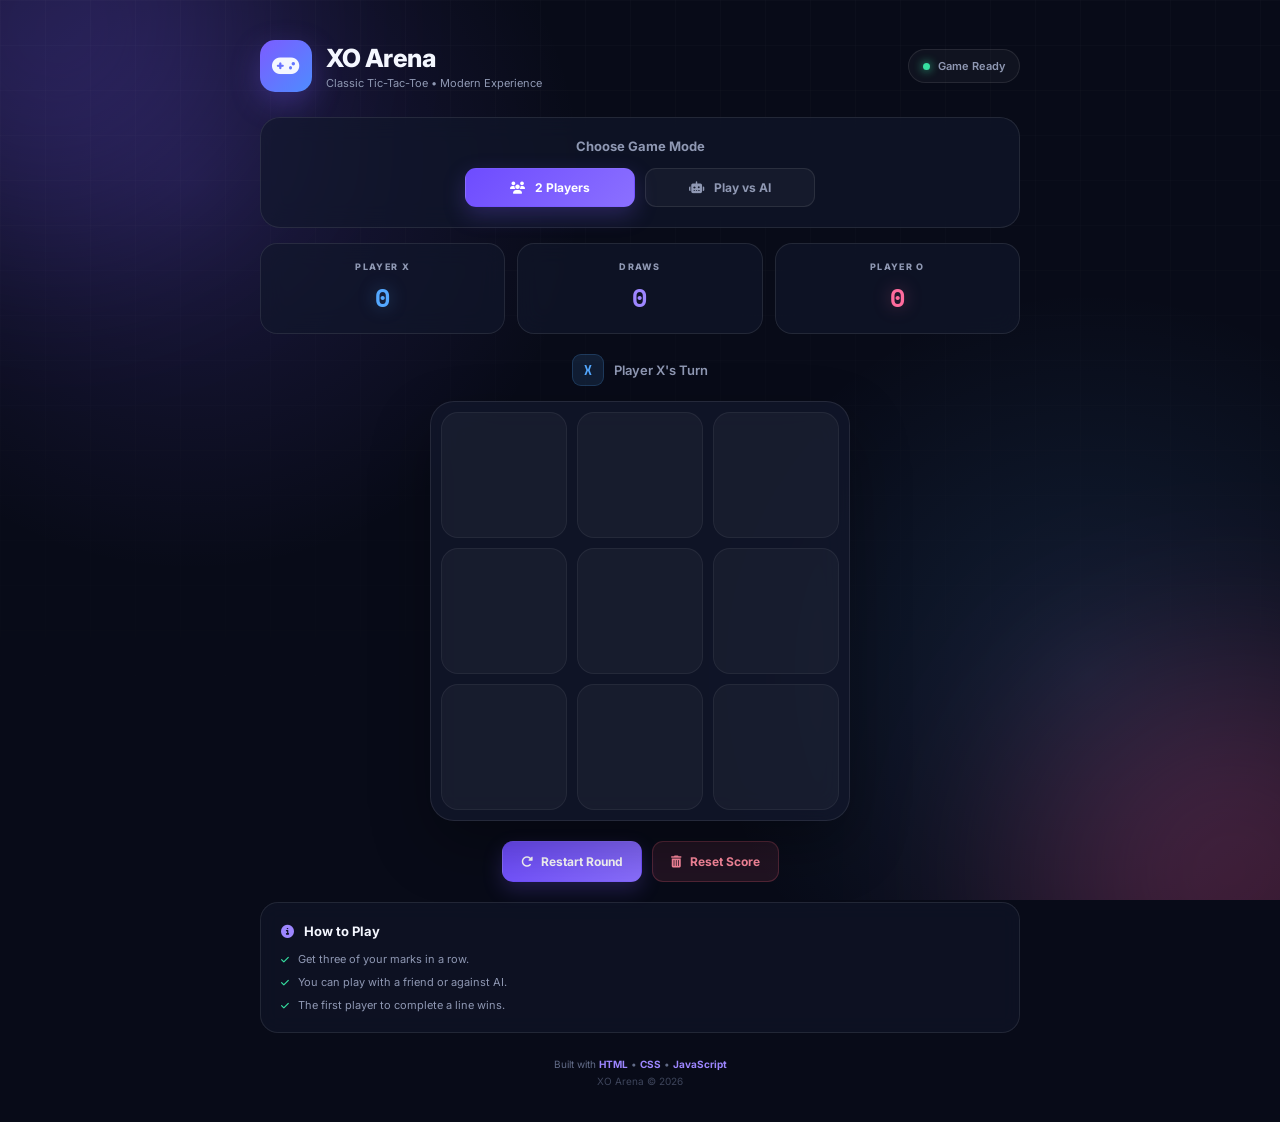
<file: index.html>
<!DOCTYPE html>
<html lang="en">

<head>
    <meta charset="UTF-8">
    <meta name="viewport" content="width=device-width, initial-scale=1.0">

    <title>Tic-Tac-Toe | Prodigy Infotech</title>

    <!-- Google Fonts -->
    <link rel="preconnect" href="https://fonts.googleapis.com">
    <link rel="preconnect" href="https://fonts.gstatic.com" crossorigin>

    <link href="https://fonts.googleapis.com/css2?family=Inter:wght@400;500;600;700;800&family=Space+Mono:wght@400;700&display=swap"
        rel="stylesheet">

    <!-- Font Awesome -->
    <link rel="stylesheet"
        href="https://cdnjs.cloudflare.com/ajax/libs/font-awesome/6.5.2/css/all.min.css">

    <!-- CSS -->
    <link rel="stylesheet" href="style.css">
</head>

<body>

    <!-- Background -->
    <div class="background">
        <div class="glow glow-one"></div>
        <div class="glow glow-two"></div>
        <div class="grid"></div>
    </div>


    <!-- Main Application -->
    <main class="game-container">

        <!-- Header -->
        <header class="game-header">

            <div class="brand">

                <div class="brand-icon">
                    <i class="fa-solid fa-gamepad"></i>
                </div>

                <div>
                    <h1>XO Arena</h1>
                    <p>Classic Tic-Tac-Toe • Modern Experience</p>
                </div>

            </div>

            <div class="game-status">
                <span class="status-dot"></span>
                <span id="statusText">Game Ready</span>
            </div>

        </header>


        <!-- Mode Selection -->
        <section class="mode-section">

            <h2>Choose Game Mode</h2>

            <div class="mode-buttons">

                <button id="playerModeBtn" class="mode-btn active">
                    <i class="fa-solid fa-users"></i>
                    <span>2 Players</span>
                </button>

                <button id="aiModeBtn" class="mode-btn">
                    <i class="fa-solid fa-robot"></i>
                    <span>Play vs AI</span>
                </button>

            </div>

        </section>


        <!-- Scoreboard -->
        <section class="scoreboard">

            <div class="score-card player-x">

                <span class="score-label">PLAYER X</span>

                <strong id="scoreX">0</strong>

            </div>


            <div class="score-card draws">

                <span class="score-label">DRAWS</span>

                <strong id="scoreDraw">0</strong>

            </div>


            <div class="score-card player-o">

                <span class="score-label">PLAYER O</span>

                <strong id="scoreO">0</strong>

            </div>

        </section>


        <!-- Turn Indicator -->
        <div class="turn-indicator">

            <span id="turnIcon">X</span>

            <span id="turnText">Player X's Turn</span>

        </div>


        <!-- Game Board -->
        <section class="board" id="board">

            <button class="cell" data-index="0"></button>
            <button class="cell" data-index="1"></button>
            <button class="cell" data-index="2"></button>

            <button class="cell" data-index="3"></button>
            <button class="cell" data-index="4"></button>
            <button class="cell" data-index="5"></button>

            <button class="cell" data-index="6"></button>
            <button class="cell" data-index="7"></button>
            <button class="cell" data-index="8"></button>

        </section>


        <!-- Result Message -->
        <div id="resultMessage" class="result-message">

            <div class="result-icon">
                <i class="fa-solid fa-trophy"></i>
            </div>

            <h2 id="resultTitle">You Win!</h2>

            <p id="resultText">
                Congratulations!
            </p>

        </div>


        <!-- Controls -->
        <div class="game-controls">

            <button id="restartBtn" class="control-btn restart-btn">

                <i class="fa-solid fa-rotate-right"></i>

                <span>Restart Round</span>

            </button>


            <button id="resetScoreBtn" class="control-btn reset-btn">

                <i class="fa-solid fa-trash-can"></i>

                <span>Reset Score</span>

            </button>

        </div>


        <!-- Game Rules -->
        <section class="rules-card">

            <h3>
                <i class="fa-solid fa-circle-info"></i>
                How to Play
            </h3>

            <ul>

                <li>
                    <i class="fa-solid fa-check"></i>
                    Get three of your marks in a row.
                </li>

                <li>
                    <i class="fa-solid fa-check"></i>
                    You can play with a friend or against AI.
                </li>

                <li>
                    <i class="fa-solid fa-check"></i>
                    The first player to complete a line wins.
                </li>

            </ul>

        </section>


        <!-- Footer -->
        <footer>

            <p>
                Built with
                <span>HTML</span>
                •
                <span>CSS</span>
                •
                <span>JavaScript</span>
            </p>

            <p class="footer-note">
                XO Arena © 2026
            </p>

        </footer>

    </main>


    <!-- JavaScript -->
    <script src="script.js"></script>

</body>

</html>
</file>
<file: style.css>
/* ============================================
   XO ARENA — TIC-TAC-TOE
   ============================================ */


/* --------------------------------------------
   RESET & VARIABLES
   -------------------------------------------- */

* {
    margin: 0;
    padding: 0;
    box-sizing: border-box;
}

:root {
    --bg-dark: #080b18;
    --card-bg: rgba(18, 23, 43, 0.78);
    --border: rgba(255, 255, 255, 0.09);

    --text-main: #f4f7ff;
    --text-muted: #8f98b3;

    --accent: #7c5cff;
    --accent-light: #9d86ff;

    --x-color: #54a8ff;
    --o-color: #ff6b9d;

    --success: #36e0a0;
    --danger: #ff647c;
}


/* --------------------------------------------
   BODY
   -------------------------------------------- */

html {
    scroll-behavior: smooth;
}

body {
    font-family: "Inter", sans-serif;

    min-height: 100vh;

    background: var(--bg-dark);

    color: var(--text-main);

    overflow-x: hidden;
}


/* --------------------------------------------
   ANIMATED BACKGROUND
   -------------------------------------------- */

.background {
    position: fixed;

    inset: 0;

    overflow: hidden;

    z-index: -1;

    background:
        radial-gradient(
            circle at 15% 20%,
            rgba(124, 92, 255, 0.16),
            transparent 30%
        ),

        radial-gradient(
            circle at 85% 75%,
            rgba(84, 168, 255, 0.12),
            transparent 30%
        ),

        var(--bg-dark);
}


.glow {
    position: absolute;

    width: 420px;
    height: 420px;

    border-radius: 50%;

    filter: blur(100px);

    opacity: 0.22;

    animation: floatGlow 8s ease-in-out infinite alternate;
}


.glow-one {
    background: #7c5cff;

    top: -180px;
    left: -150px;
}


.glow-two {
    background: #ff4f91;

    right: -160px;
    bottom: -180px;

    animation-delay: 2s;
}


@keyframes floatGlow {

    from {
        transform: translate(0, 0);
    }

    to {
        transform: translate(50px, 30px);
    }

}


.grid {
    position: absolute;

    inset: 0;

    opacity: 0.06;

    background-image:
        linear-gradient(
            rgba(255, 255, 255, 0.3) 1px,
            transparent 1px
        ),

        linear-gradient(
            90deg,
            rgba(255, 255, 255, 0.3) 1px,
            transparent 1px
        );

    background-size: 45px 45px;

    mask-image:
        linear-gradient(
            to bottom,
            black,
            transparent 90%
        );
}


/* --------------------------------------------
   MAIN CONTAINER
   -------------------------------------------- */

.game-container {
    width: min(
        760px,
        calc(100% - 40px)
    );

    margin: 0 auto;

    padding: 40px 0 30px;
}


/* --------------------------------------------
   HEADER
   -------------------------------------------- */

.game-header {
    display: flex;

    align-items: center;

    justify-content: space-between;

    margin-bottom: 25px;
}


.brand {
    display: flex;

    align-items: center;

    gap: 14px;
}


.brand-icon {
    width: 52px;
    height: 52px;

    display: flex;

    align-items: center;
    justify-content: center;

    border-radius: 15px;

    background:
        linear-gradient(
            135deg,
            var(--accent),
            #4e8cff
        );

    box-shadow:
        0 10px 30px
        rgba(124, 92, 255, 0.3);

    font-size: 22px;
}


.brand h1 {
    font-size: 25px;

    font-weight: 800;

    letter-spacing: -0.5px;
}


.brand p {
    color: var(--text-muted);

    font-size: 11px;

    margin-top: 3px;
}


.game-status {
    display: flex;

    align-items: center;

    gap: 8px;

    padding: 9px 14px;

    border: 1px solid var(--border);

    border-radius: 50px;

    background:
        rgba(255, 255, 255, 0.035);

    color: var(--text-muted);

    font-size: 11px;

    font-weight: 600;
}


.status-dot {
    width: 7px;
    height: 7px;

    border-radius: 50%;

    background: var(--success);

    box-shadow:
        0 0 10px var(--success);
}


/* --------------------------------------------
   MODE SECTION
   -------------------------------------------- */

.mode-section {
    padding: 20px;

    border: 1px solid var(--border);

    border-radius: 20px;

    background:
        rgba(18, 23, 43, 0.65);

    backdrop-filter: blur(12px);

    text-align: center;

    margin-bottom: 15px;
}


.mode-section h2 {
    font-size: 13px;

    color: var(--text-muted);

    margin-bottom: 14px;
}


.mode-buttons {
    display: flex;

    justify-content: center;

    gap: 10px;
}


.mode-btn {
    min-width: 170px;

    padding: 11px 18px;

    border-radius: 11px;

    border: 1px solid var(--border);

    background:
        rgba(255, 255, 255, 0.035);

    color: var(--text-muted);

    font-family: inherit;

    font-size: 12px;

    font-weight: 700;

    cursor: pointer;

    transition:
        0.25s ease;
}


.mode-btn i {
    margin-right: 7px;
}


.mode-btn:hover {
    transform: translateY(-2px);

    color: white;

    border-color:
        rgba(124, 92, 255, 0.4);
}


.mode-btn.active {
    color: white;

    background:
        linear-gradient(
            135deg,
            #6e4cff,
            #8b70ff
        );

    border-color: transparent;

    box-shadow:
        0 8px 22px
        rgba(124, 92, 255, 0.25);
}


/* --------------------------------------------
   SCOREBOARD
   -------------------------------------------- */

.scoreboard {
    display: grid;

    grid-template-columns:
        repeat(3, 1fr);

    gap: 12px;

    margin-bottom: 15px;
}


.score-card {
    padding: 17px;

    border: 1px solid var(--border);

    border-radius: 17px;

    background:
        rgba(18, 23, 43, 0.65);

    backdrop-filter: blur(12px);

    text-align: center;

    transition:
        transform 0.25s ease;
}


.score-card:hover {
    transform: translateY(-3px);
}


.score-label {
    display: block;

    color: var(--text-muted);

    font-size: 9px;

    font-weight: 800;

    letter-spacing: 1.3px;

    margin-bottom: 7px;
}


.score-card strong {
    font-family: "Space Mono", monospace;

    font-size: 25px;
}


.player-x strong {
    color: var(--x-color);

    text-shadow:
        0 0 18px
        rgba(84, 168, 255, 0.35);
}


.player-o strong {
    color: var(--o-color);

    text-shadow:
        0 0 18px
        rgba(255, 107, 157, 0.35);
}


.draws strong {
    color: var(--accent-light);
}


/* --------------------------------------------
   TURN INDICATOR
   -------------------------------------------- */

.turn-indicator {
    display: flex;

    justify-content: center;

    align-items: center;

    gap: 10px;

    margin: 20px 0 15px;

    color: var(--text-muted);

    font-size: 13px;

    font-weight: 600;
}


#turnIcon {
    width: 32px;
    height: 32px;

    display: flex;

    align-items: center;
    justify-content: center;

    border-radius: 9px;

    background:
        rgba(84, 168, 255, 0.12);

    color: var(--x-color);

    font-family: "Space Mono", monospace;

    font-weight: 700;

    border: 1px solid
        rgba(84, 168, 255, 0.2);
}


/* --------------------------------------------
   GAME BOARD
   -------------------------------------------- */

.board {
    width: min(
        420px,
        90vw
    );

    aspect-ratio: 1 / 1;

    margin: 0 auto;

    display: grid;

    grid-template-columns:
        repeat(3, 1fr);

    gap: 10px;

    padding: 10px;

    border: 1px solid var(--border);

    border-radius: 24px;

    background:
        rgba(18, 23, 43, 0.8);

    backdrop-filter: blur(15px);

    box-shadow:
        0 25px 60px
        rgba(0, 0, 0, 0.3);
}


.cell {
    position: relative;

    border: 1px solid
        rgba(255, 255, 255, 0.06);

    border-radius: 17px;

    background:
        rgba(255, 255, 255, 0.035);

    color: white;

    font-family:
        "Space Mono",
        monospace;

    font-size: clamp(
        45px,
        10vw,
        72px
    );

    font-weight: 700;

    cursor: pointer;

    transition:
        transform 0.2s ease,
        background 0.2s ease,
        border 0.2s ease,
        box-shadow 0.2s ease;
}


.cell:hover {
    transform: scale(0.97);

    background:
        rgba(124, 92, 255, 0.08);

    border-color:
        rgba(124, 92, 255, 0.3);

    box-shadow:
        inset 0 0 20px
        rgba(124, 92, 255, 0.05);
}


.cell.x {
    color: var(--x-color);

    text-shadow:
        0 0 25px
        rgba(84, 168, 255, 0.45);

    animation:
        markAppear 0.25s ease;
}


.cell.o {
    color: var(--o-color);

    text-shadow:
        0 0 25px
        rgba(255, 107, 157, 0.45);

    animation:
        markAppear 0.25s ease;
}


@keyframes markAppear {

    from {
        opacity: 0;

        transform: scale(0.5);
    }

    to {
        opacity: 1;

        transform: scale(1);
    }

}


/* Winning cells */

.cell.winner {
    background:
        rgba(54, 224, 160, 0.12);

    border-color:
        rgba(54, 224, 160, 0.5);

    box-shadow:
        0 0 25px
        rgba(54, 224, 160, 0.2);

    animation:
        winnerPulse 0.8s
        ease-in-out
        infinite alternate;
}


@keyframes winnerPulse {

    from {
        transform: scale(1);
    }

    to {
        transform: scale(0.96);
    }

}


/* --------------------------------------------
   RESULT MESSAGE
   -------------------------------------------- */

.result-message {
    display: none;

    text-align: center;

    margin: 18px auto;

    padding: 18px;

    border: 1px solid
        rgba(54, 224, 160, 0.2);

    border-radius: 18px;

    background:
        rgba(54, 224, 160, 0.06);

    animation:
        resultAppear 0.4s ease;
}


.result-message.show {
    display: block;
}


@keyframes resultAppear {

    from {
        opacity: 0;

        transform: translateY(10px);
    }

    to {
        opacity: 1;

        transform: translateY(0);
    }

}


.result-icon {
    width: 42px;
    height: 42px;

    display: flex;

    align-items: center;
    justify-content: center;

    margin: 0 auto 8px;

    border-radius: 50%;

    background:
        rgba(54, 224, 160, 0.12);

    color: var(--success);
}


.result-message h2 {
    font-size: 17px;

    margin-bottom: 4px;
}


.result-message p {
    color: var(--text-muted);

    font-size: 11px;
}


/* --------------------------------------------
   GAME CONTROLS
   -------------------------------------------- */

.game-controls {
    display: flex;

    justify-content: center;

    flex-wrap: wrap;

    gap: 10px;

    margin: 20px 0;
}


.control-btn {
    display: flex;

    align-items: center;

    justify-content: center;

    gap: 8px;

    padding: 12px 18px;

    border-radius: 11px;

    font-family: inherit;

    font-size: 12px;

    font-weight: 700;

    cursor: pointer;

    transition:
        0.25s ease;
}


.control-btn:hover {
    transform: translateY(-2px);
}


.restart-btn {
    border: 1px solid transparent;

    background:
        linear-gradient(
            135deg,
            #6e4cff,
            #8b70ff
        );

    color: white;

    box-shadow:
        0 8px 20px
        rgba(124, 92, 255, 0.22);
}


.reset-btn {
    border: 1px solid
        rgba(255, 100, 124, 0.22);

    background:
        rgba(255, 100, 124, 0.1);

    color: #ff8ba0;
}


.reset-btn:hover {
    background:
        rgba(255, 100, 124, 0.18);
}


/* --------------------------------------------
   RULES
   -------------------------------------------- */

.rules-card {
    padding: 20px;

    border: 1px solid var(--border);

    border-radius: 18px;

    background:
        rgba(18, 23, 43, 0.6);

    backdrop-filter: blur(10px);
}


.rules-card h3 {
    font-size: 13px;

    margin-bottom: 13px;
}


.rules-card h3 i {
    color: var(--accent-light);

    margin-right: 7px;
}


.rules-card ul {
    list-style: none;

    display: grid;

    gap: 9px;
}


.rules-card li {
    display: flex;

    align-items: center;

    gap: 9px;

    color: var(--text-muted);

    font-size: 11px;
}


.rules-card li i {
    color: var(--success);

    font-size: 9px;
}


/* --------------------------------------------
   FOOTER
   -------------------------------------------- */

footer {
    text-align: center;

    padding: 25px 0 5px;

    color: #626c88;

    font-size: 10px;
}


footer span {
    color: var(--accent-light);

    font-weight: 700;
}


.footer-note {
    margin-top: 5px;

    opacity: 0.6;
}


/* --------------------------------------------
   RESPONSIVE DESIGN
   -------------------------------------------- */

@media (max-width: 600px) {

    .game-container {
        width: min(
            100% - 25px,
            500px
        );

        padding-top: 25px;
    }


    .game-status {
        display: none;
    }


    .brand h1 {
        font-size: 21px;
    }


    .brand p {
        font-size: 10px;
    }


    .mode-buttons {
        flex-direction: column;
    }


    .mode-btn {
        width: 100%;
    }


    .scoreboard {
        gap: 8px;
    }


    .score-card {
        padding: 14px 8px;
    }


    .score-card strong {
        font-size: 21px;
    }


    .board {
        gap: 7px;

        padding: 7px;

        border-radius: 20px;
    }


    .cell {
        border-radius: 13px;
    }

}


@media (max-width: 400px) {

    .game-container {
        width: calc(100% - 18px);
    }


    .brand-icon {
        width: 45px;
        height: 45px;

        font-size: 19px;
    }


    .brand h1 {
        font-size: 19px;
    }


    .turn-indicator {
        margin-top: 15px;
    }


    .game-controls {
        flex-direction: column;
    }


    .control-btn {
        width: 100%;
    }

}
</file>
<file: Tic-Tac-Toe Web Application/style.css>
/* ============================================
   XO ARENA — TIC-TAC-TOE
   ============================================ */


/* --------------------------------------------
   RESET & VARIABLES
   -------------------------------------------- */

* {
    margin: 0;
    padding: 0;
    box-sizing: border-box;
}

:root {
    --bg-dark: #080b18;
    --card-bg: rgba(18, 23, 43, 0.78);
    --border: rgba(255, 255, 255, 0.09);

    --text-main: #f4f7ff;
    --text-muted: #8f98b3;

    --accent: #7c5cff;
    --accent-light: #9d86ff;

    --x-color: #54a8ff;
    --o-color: #ff6b9d;

    --success: #36e0a0;
    --danger: #ff647c;
}


/* --------------------------------------------
   BODY
   -------------------------------------------- */

html {
    scroll-behavior: smooth;
}

body {
    font-family: "Inter", sans-serif;

    min-height: 100vh;

    background: var(--bg-dark);

    color: var(--text-main);

    overflow-x: hidden;
}


/* --------------------------------------------
   ANIMATED BACKGROUND
   -------------------------------------------- */

.background {
    position: fixed;

    inset: 0;

    overflow: hidden;

    z-index: -1;

    background:
        radial-gradient(
            circle at 15% 20%,
            rgba(124, 92, 255, 0.16),
            transparent 30%
        ),

        radial-gradient(
            circle at 85% 75%,
            rgba(84, 168, 255, 0.12),
            transparent 30%
        ),

        var(--bg-dark);
}


.glow {
    position: absolute;

    width: 420px;
    height: 420px;

    border-radius: 50%;

    filter: blur(100px);

    opacity: 0.22;

    animation: floatGlow 8s ease-in-out infinite alternate;
}


.glow-one {
    background: #7c5cff;

    top: -180px;
    left: -150px;
}


.glow-two {
    background: #ff4f91;

    right: -160px;
    bottom: -180px;

    animation-delay: 2s;
}


@keyframes floatGlow {

    from {
        transform: translate(0, 0);
    }

    to {
        transform: translate(50px, 30px);
    }

}


.grid {
    position: absolute;

    inset: 0;

    opacity: 0.06;

    background-image:
        linear-gradient(
            rgba(255, 255, 255, 0.3) 1px,
            transparent 1px
        ),

        linear-gradient(
            90deg,
            rgba(255, 255, 255, 0.3) 1px,
            transparent 1px
        );

    background-size: 45px 45px;

    mask-image:
        linear-gradient(
            to bottom,
            black,
            transparent 90%
        );
}


/* --------------------------------------------
   MAIN CONTAINER
   -------------------------------------------- */

.game-container {
    width: min(
        760px,
        calc(100% - 40px)
    );

    margin: 0 auto;

    padding: 40px 0 30px;
}


/* --------------------------------------------
   HEADER
   -------------------------------------------- */

.game-header {
    display: flex;

    align-items: center;

    justify-content: space-between;

    margin-bottom: 25px;
}


.brand {
    display: flex;

    align-items: center;

    gap: 14px;
}


.brand-icon {
    width: 52px;
    height: 52px;

    display: flex;

    align-items: center;
    justify-content: center;

    border-radius: 15px;

    background:
        linear-gradient(
            135deg,
            var(--accent),
            #4e8cff
        );

    box-shadow:
        0 10px 30px
        rgba(124, 92, 255, 0.3);

    font-size: 22px;
}


.brand h1 {
    font-size: 25px;

    font-weight: 800;

    letter-spacing: -0.5px;
}


.brand p {
    color: var(--text-muted);

    font-size: 11px;

    margin-top: 3px;
}


.game-status {
    display: flex;

    align-items: center;

    gap: 8px;

    padding: 9px 14px;

    border: 1px solid var(--border);

    border-radius: 50px;

    background:
        rgba(255, 255, 255, 0.035);

    color: var(--text-muted);

    font-size: 11px;

    font-weight: 600;
}


.status-dot {
    width: 7px;
    height: 7px;

    border-radius: 50%;

    background: var(--success);

    box-shadow:
        0 0 10px var(--success);
}


/* --------------------------------------------
   MODE SECTION
   -------------------------------------------- */

.mode-section {
    padding: 20px;

    border: 1px solid var(--border);

    border-radius: 20px;

    background:
        rgba(18, 23, 43, 0.65);

    backdrop-filter: blur(12px);

    text-align: center;

    margin-bottom: 15px;
}


.mode-section h2 {
    font-size: 13px;

    color: var(--text-muted);

    margin-bottom: 14px;
}


.mode-buttons {
    display: flex;

    justify-content: center;

    gap: 10px;
}


.mode-btn {
    min-width: 170px;

    padding: 11px 18px;

    border-radius: 11px;

    border: 1px solid var(--border);

    background:
        rgba(255, 255, 255, 0.035);

    color: var(--text-muted);

    font-family: inherit;

    font-size: 12px;

    font-weight: 700;

    cursor: pointer;

    transition:
        0.25s ease;
}


.mode-btn i {
    margin-right: 7px;
}


.mode-btn:hover {
    transform: translateY(-2px);

    color: white;

    border-color:
        rgba(124, 92, 255, 0.4);
}


.mode-btn.active {
    color: white;

    background:
        linear-gradient(
            135deg,
            #6e4cff,
            #8b70ff
        );

    border-color: transparent;

    box-shadow:
        0 8px 22px
        rgba(124, 92, 255, 0.25);
}


/* --------------------------------------------
   SCOREBOARD
   -------------------------------------------- */

.scoreboard {
    display: grid;

    grid-template-columns:
        repeat(3, 1fr);

    gap: 12px;

    margin-bottom: 15px;
}


.score-card {
    padding: 17px;

    border: 1px solid var(--border);

    border-radius: 17px;

    background:
        rgba(18, 23, 43, 0.65);

    backdrop-filter: blur(12px);

    text-align: center;

    transition:
        transform 0.25s ease;
}


.score-card:hover {
    transform: translateY(-3px);
}


.score-label {
    display: block;

    color: var(--text-muted);

    font-size: 9px;

    font-weight: 800;

    letter-spacing: 1.3px;

    margin-bottom: 7px;
}


.score-card strong {
    font-family: "Space Mono", monospace;

    font-size: 25px;
}


.player-x strong {
    color: var(--x-color);

    text-shadow:
        0 0 18px
        rgba(84, 168, 255, 0.35);
}


.player-o strong {
    color: var(--o-color);

    text-shadow:
        0 0 18px
        rgba(255, 107, 157, 0.35);
}


.draws strong {
    color: var(--accent-light);
}


/* --------------------------------------------
   TURN INDICATOR
   -------------------------------------------- */

.turn-indicator {
    display: flex;

    justify-content: center;

    align-items: center;

    gap: 10px;

    margin: 20px 0 15px;

    color: var(--text-muted);

    font-size: 13px;

    font-weight: 600;
}


#turnIcon {
    width: 32px;
    height: 32px;

    display: flex;

    align-items: center;
    justify-content: center;

    border-radius: 9px;

    background:
        rgba(84, 168, 255, 0.12);

    color: var(--x-color);

    font-family: "Space Mono", monospace;

    font-weight: 700;

    border: 1px solid
        rgba(84, 168, 255, 0.2);
}


/* --------------------------------------------
   GAME BOARD
   -------------------------------------------- */

.board {
    width: min(
        420px,
        90vw
    );

    aspect-ratio: 1 / 1;

    margin: 0 auto;

    display: grid;

    grid-template-columns:
        repeat(3, 1fr);

    gap: 10px;

    padding: 10px;

    border: 1px solid var(--border);

    border-radius: 24px;

    background:
        rgba(18, 23, 43, 0.8);

    backdrop-filter: blur(15px);

    box-shadow:
        0 25px 60px
        rgba(0, 0, 0, 0.3);
}


.cell {
    position: relative;

    border: 1px solid
        rgba(255, 255, 255, 0.06);

    border-radius: 17px;

    background:
        rgba(255, 255, 255, 0.035);

    color: white;

    font-family:
        "Space Mono",
        monospace;

    font-size: clamp(
        45px,
        10vw,
        72px
    );

    font-weight: 700;

    cursor: pointer;

    transition:
        transform 0.2s ease,
        background 0.2s ease,
        border 0.2s ease,
        box-shadow 0.2s ease;
}


.cell:hover {
    transform: scale(0.97);

    background:
        rgba(124, 92, 255, 0.08);

    border-color:
        rgba(124, 92, 255, 0.3);

    box-shadow:
        inset 0 0 20px
        rgba(124, 92, 255, 0.05);
}


.cell.x {
    color: var(--x-color);

    text-shadow:
        0 0 25px
        rgba(84, 168, 255, 0.45);

    animation:
        markAppear 0.25s ease;
}


.cell.o {
    color: var(--o-color);

    text-shadow:
        0 0 25px
        rgba(255, 107, 157, 0.45);

    animation:
        markAppear 0.25s ease;
}


@keyframes markAppear {

    from {
        opacity: 0;

        transform: scale(0.5);
    }

    to {
        opacity: 1;

        transform: scale(1);
    }

}


/* Winning cells */

.cell.winner {
    background:
        rgba(54, 224, 160, 0.12);

    border-color:
        rgba(54, 224, 160, 0.5);

    box-shadow:
        0 0 25px
        rgba(54, 224, 160, 0.2);

    animation:
        winnerPulse 0.8s
        ease-in-out
        infinite alternate;
}


@keyframes winnerPulse {

    from {
        transform: scale(1);
    }

    to {
        transform: scale(0.96);
    }

}


/* --------------------------------------------
   RESULT MESSAGE
   -------------------------------------------- */

.result-message {
    display: none;

    text-align: center;

    margin: 18px auto;

    padding: 18px;

    border: 1px solid
        rgba(54, 224, 160, 0.2);

    border-radius: 18px;

    background:
        rgba(54, 224, 160, 0.06);

    animation:
        resultAppear 0.4s ease;
}


.result-message.show {
    display: block;
}


@keyframes resultAppear {

    from {
        opacity: 0;

        transform: translateY(10px);
    }

    to {
        opacity: 1;

        transform: translateY(0);
    }

}


.result-icon {
    width: 42px;
    height: 42px;

    display: flex;

    align-items: center;
    justify-content: center;

    margin: 0 auto 8px;

    border-radius: 50%;

    background:
        rgba(54, 224, 160, 0.12);

    color: var(--success);
}


.result-message h2 {
    font-size: 17px;

    margin-bottom: 4px;
}


.result-message p {
    color: var(--text-muted);

    font-size: 11px;
}


/* --------------------------------------------
   GAME CONTROLS
   -------------------------------------------- */

.game-controls {
    display: flex;

    justify-content: center;

    flex-wrap: wrap;

    gap: 10px;

    margin: 20px 0;
}


.control-btn {
    display: flex;

    align-items: center;

    justify-content: center;

    gap: 8px;

    padding: 12px 18px;

    border-radius: 11px;

    font-family: inherit;

    font-size: 12px;

    font-weight: 700;

    cursor: pointer;

    transition:
        0.25s ease;
}


.control-btn:hover {
    transform: translateY(-2px);
}


.restart-btn {
    border: 1px solid transparent;

    background:
        linear-gradient(
            135deg,
            #6e4cff,
            #8b70ff
        );

    color: white;

    box-shadow:
        0 8px 20px
        rgba(124, 92, 255, 0.22);
}


.reset-btn {
    border: 1px solid
        rgba(255, 100, 124, 0.22);

    background:
        rgba(255, 100, 124, 0.1);

    color: #ff8ba0;
}


.reset-btn:hover {
    background:
        rgba(255, 100, 124, 0.18);
}


/* --------------------------------------------
   RULES
   -------------------------------------------- */

.rules-card {
    padding: 20px;

    border: 1px solid var(--border);

    border-radius: 18px;

    background:
        rgba(18, 23, 43, 0.6);

    backdrop-filter: blur(10px);
}


.rules-card h3 {
    font-size: 13px;

    margin-bottom: 13px;
}


.rules-card h3 i {
    color: var(--accent-light);

    margin-right: 7px;
}


.rules-card ul {
    list-style: none;

    display: grid;

    gap: 9px;
}


.rules-card li {
    display: flex;

    align-items: center;

    gap: 9px;

    color: var(--text-muted);

    font-size: 11px;
}


.rules-card li i {
    color: var(--success);

    font-size: 9px;
}


/* --------------------------------------------
   FOOTER
   -------------------------------------------- */

footer {
    text-align: center;

    padding: 25px 0 5px;

    color: #626c88;

    font-size: 10px;
}


footer span {
    color: var(--accent-light);

    font-weight: 700;
}


.footer-note {
    margin-top: 5px;

    opacity: 0.6;
}


/* --------------------------------------------
   RESPONSIVE DESIGN
   -------------------------------------------- */

@media (max-width: 600px) {

    .game-container {
        width: min(
            100% - 25px,
            500px
        );

        padding-top: 25px;
    }


    .game-status {
        display: none;
    }


    .brand h1 {
        font-size: 21px;
    }


    .brand p {
        font-size: 10px;
    }


    .mode-buttons {
        flex-direction: column;
    }


    .mode-btn {
        width: 100%;
    }


    .scoreboard {
        gap: 8px;
    }


    .score-card {
        padding: 14px 8px;
    }


    .score-card strong {
        font-size: 21px;
    }


    .board {
        gap: 7px;

        padding: 7px;

        border-radius: 20px;
    }


    .cell {
        border-radius: 13px;
    }

}


@media (max-width: 400px) {

    .game-container {
        width: calc(100% - 18px);
    }


    .brand-icon {
        width: 45px;
        height: 45px;

        font-size: 19px;
    }


    .brand h1 {
        font-size: 19px;
    }


    .turn-indicator {
        margin-top: 15px;
    }


    .game-controls {
        flex-direction: column;
    }


    .control-btn {
        width: 100%;
    }

}
</file>
